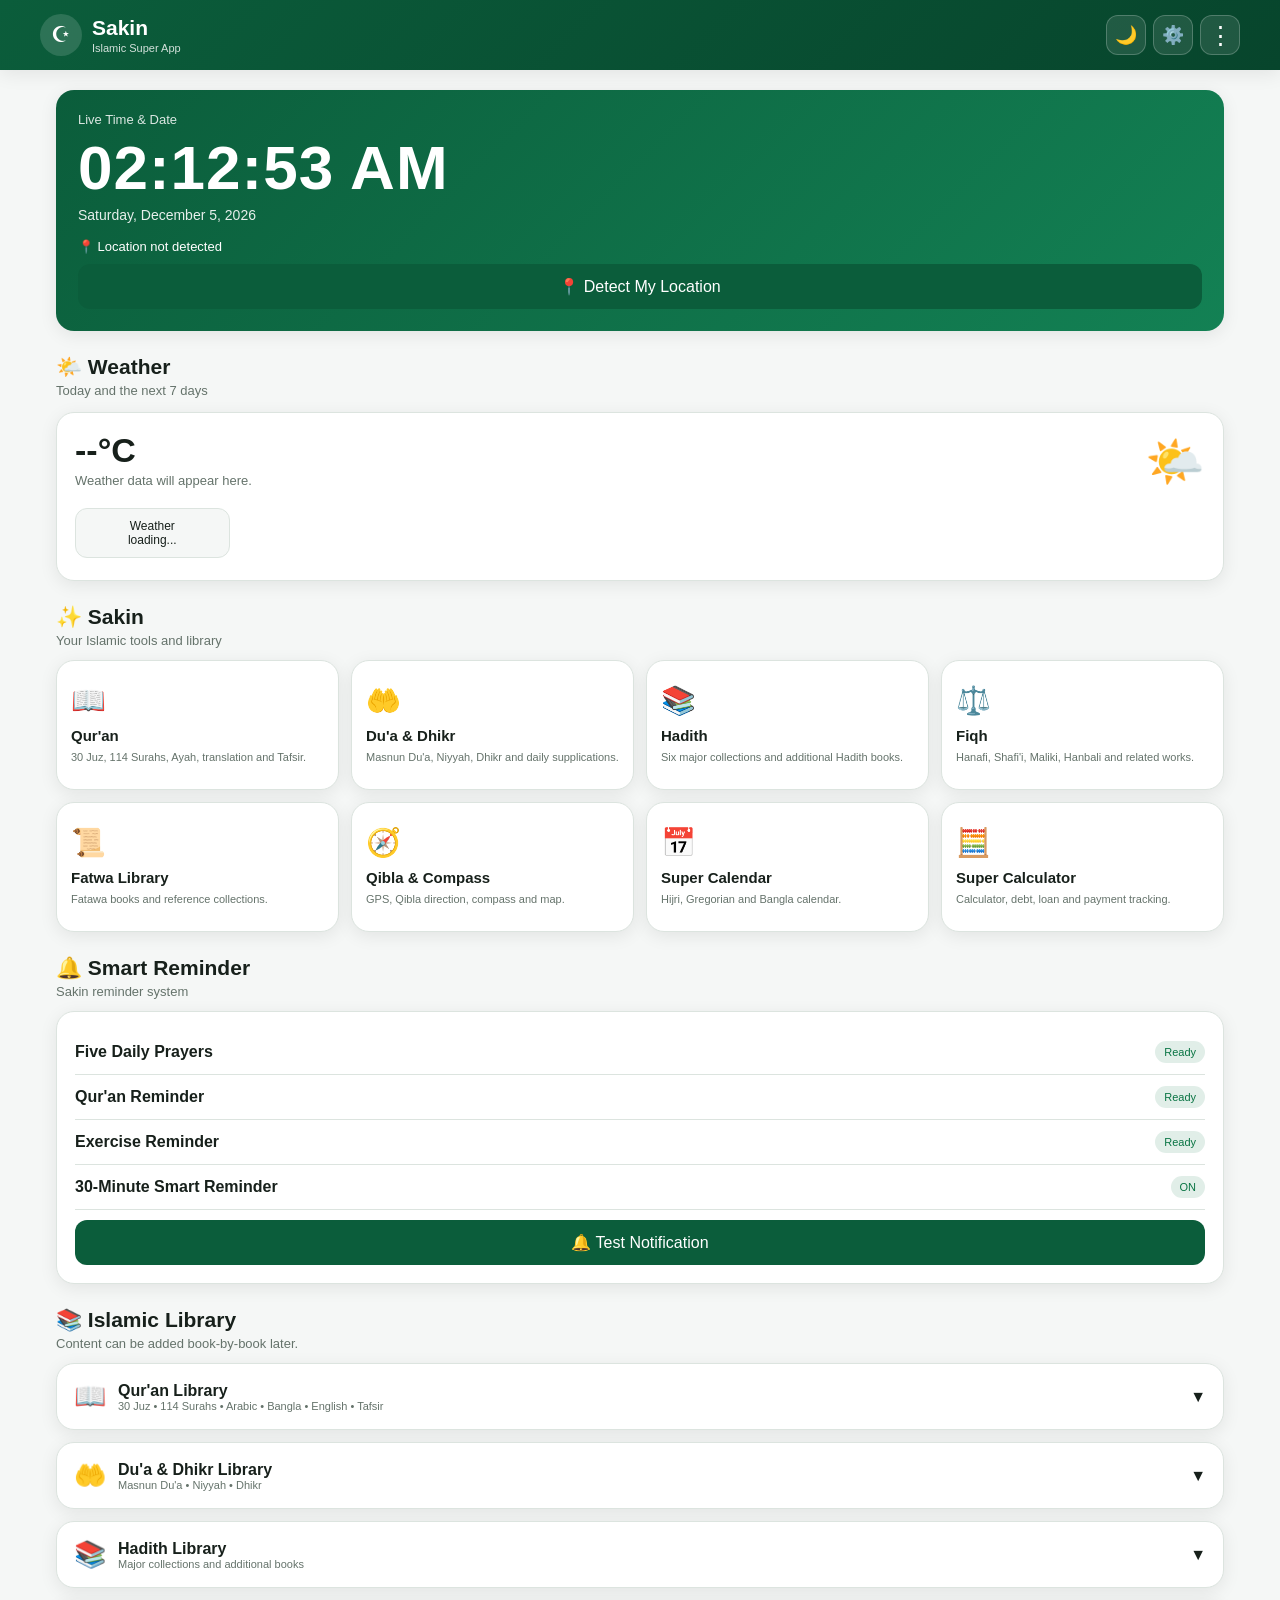
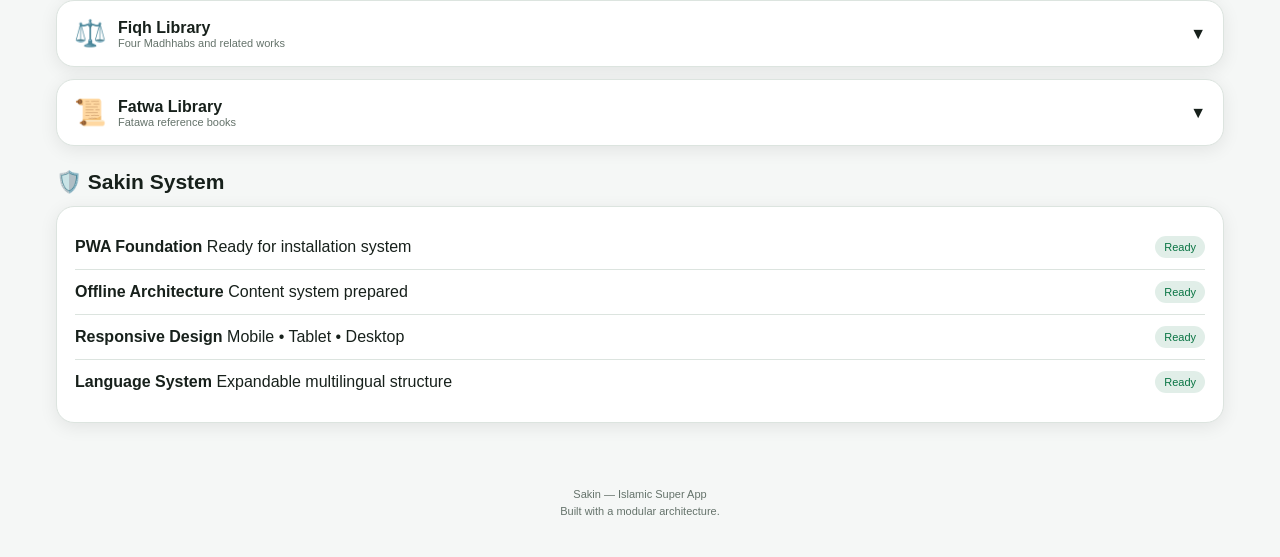
<file: index.html>
<!DOCTYPE html>
<html lang="en">
<head>
  <meta charset="UTF-8">

  <meta
    name="viewport"
    content="width=device-width, initial-scale=1.0, viewport-fit=cover"
  >

  <meta
    name="theme-color"
    content="#0b5d3b"
  >

  <meta
    name="description"
    content="Sakin - Islamic Super App"
  >

  <link rel="manifest" href="manifest.webmanifest">

  <title>Sakin - Islamic Super App</title>

  <style>
    /* =====================================================
       SAKIN MASTER DESIGN SYSTEM
       ===================================================== */

    :root {
      --primary: #0b5d3b;
      --primary-dark: #07452c;
      --secondary: #d4af37;

      --bg: #f5f7f6;
      --card: #ffffff;
      --text: #17201b;
      --muted: #65736b;
      --border: #dce4df;

      --danger: #b42318;
      --success: #087443;

      --shadow:
        0 4px 18px rgba(0, 0, 0, 0.08);

      --radius: 18px;
    }

    * {
      box-sizing: border-box;
      margin: 0;
      padding: 0;
    }

    html {
      scroll-behavior: smooth;
    }

    body {
      font-family:
        Arial,
        Helvetica,
        sans-serif;

      background: var(--bg);
      color: var(--text);

      min-height: 100vh;

      transition:
        background 0.25s ease,
        color 0.25s ease;
    }

    button,
    select,
    input {
      font: inherit;
    }

    button {
      cursor: pointer;
    }

    /* =====================================================
       DARK MODE
       ===================================================== */

    body.dark-mode {
      --bg: #101614;
      --card: #18211d;
      --text: #f1f5f2;
      --muted: #aab8b0;
      --border: #2b3932;

      --shadow:
        0 4px 18px rgba(0, 0, 0, 0.30);
    }

    /* =====================================================
       NIGHT MODE
       ===================================================== */

    body.night-mode {
      --bg: #05070b;
      --card: #0d1219;
      --text: #dfe7ef;
      --muted: #8e9aa7;
      --border: #202a35;

      --shadow:
        0 4px 18px rgba(0, 0, 0, 0.45);
    }

    /* =====================================================
       HEADER
       ===================================================== */

    .top-header {
      position: sticky;
      top: 0;
      z-index: 1000;

      background:
        linear-gradient(
          135deg,
          var(--primary),
          var(--primary-dark)
        );

      color: white;

      padding:
        14px
        max(14px, env(safe-area-inset-right))
        14px
        max(14px, env(safe-area-inset-left));

      box-shadow: var(--shadow);
    }

    .header-inner {
      max-width: 1200px;
      margin: auto;

      display: flex;
      align-items: center;
      justify-content: space-between;

      gap: 12px;
    }

    .brand {
      display: flex;
      align-items: center;
      gap: 10px;
    }

    .brand-icon {
      width: 42px;
      height: 42px;

      display: grid;
      place-items: center;

      border-radius: 50%;

      background: rgba(255,255,255,0.14);

      font-size: 22px;
    }

    .brand-text h1 {
      font-size: 21px;
      line-height: 1.1;
    }

    .brand-text p {
      font-size: 11px;
      opacity: 0.82;
      margin-top: 3px;
    }

    .header-actions {
      display: flex;
      align-items: center;
      gap: 7px;
    }

    .icon-button {
      width: 40px;
      height: 40px;

      border: 1px solid rgba(255,255,255,0.22);
      border-radius: 12px;

      background: rgba(255,255,255,0.10);
      color: white;

      font-size: 18px;
    }

    /* =====================================================
       THREE DOT MENU
       ===================================================== */

    .three-dot-wrapper {
      position: relative;
      z-index: 3000;
    }

    .three-dot-button {
      width: 40px;
      height: 40px;

      border: 1px solid rgba(255,255,255,0.22);
      border-radius: 12px;

      background: rgba(255,255,255,0.10);
      color: white;

      font-size: 25px;
      line-height: 1;
    }

    .three-dot-menu {
      display: none;

      position: absolute;

      top: 48px;
      right: 0;

      width: 245px;
      max-height: 75vh;

      overflow-y: auto;

      background: var(--card);
      color: var(--text);

      border: 1px solid var(--border);

      border-radius: 16px;

      box-shadow:
        0 10px 30px rgba(0,0,0,0.25);

      padding: 8px;
    }

    .three-dot-menu.open {
      display: block;
    }

    .menu-item {
      width: 100%;

      border: 0;

      background: transparent;
      color: inherit;

      text-align: left;

      padding: 13px 12px;

      border-radius: 10px;

      font-size: 14px;
    }

    .menu-item:hover {
      background: rgba(0,0,0,0.07);
    }

    body.dark-mode .menu-item:hover,
    body.night-mode .menu-item:hover {
      background: rgba(255,255,255,0.07);
    }

    /* =====================================================
       MAIN
       ===================================================== */

    main {
      width: 100%;
      max-width: 1200px;

      margin: auto;

      padding:
        16px
        max(16px, env(safe-area-inset-right))
        40px
        max(16px, env(safe-area-inset-left));
    }

    .section-title {
      margin: 24px 0 12px;
    }

    .section-title h2 {
      font-size: 21px;
    }

    .section-title p {
      color: var(--muted);
      font-size: 13px;
      margin-top: 4px;
    }

    /* =====================================================
       HOME STATUS
       ===================================================== */

    .hero {
      margin-top: 4px;

      background:
        linear-gradient(
          135deg,
          var(--primary),
          #138154
        );

      color: white;

      border-radius: var(--radius);

      padding: 22px;

      box-shadow: var(--shadow);
    }

    .hero-label {
      font-size: 13px;
      opacity: 0.85;
    }

    .live-time {
      font-size: clamp(34px, 8vw, 62px);
      font-weight: 700;

      margin-top: 5px;

      letter-spacing: 1px;
    }

    .live-date {
      font-size: 14px;
      opacity: 0.9;
      margin-top: 4px;
    }

    .location-status {
      margin-top: 16px;

      display: flex;
      align-items: center;
      gap: 8px;

      font-size: 13px;
    }

    /* =====================================================
       WEATHER
       ===================================================== */

    .weather-card {
      margin-top: 14px;
      padding: 18px;

      background: var(--card);
      border: 1px solid var(--border);

      border-radius: var(--radius);

      box-shadow: var(--shadow);
    }

    .weather-main {
      display: flex;
      align-items: center;
      justify-content: space-between;

      gap: 15px;
    }

    .weather-temperature {
      font-size: 34px;
      font-weight: 700;
    }

    .weather-info {
      color: var(--muted);
      font-size: 13px;
      line-height: 1.7;
    }

    .weather-forecast {
      display: grid;

      grid-template-columns:
        repeat(7, minmax(80px, 1fr));

      gap: 8px;

      overflow-x: auto;

      margin-top: 16px;
      padding-bottom: 4px;
    }

    .forecast-day {
      min-width: 80px;

      padding: 10px;

      background: var(--bg);

      border: 1px solid var(--border);

      border-radius: 12px;

      text-align: center;

      font-size: 12px;
    }

    .forecast-icon {
      font-size: 23px;
      margin: 7px 0;
    }

    /* =====================================================
       QUICK ACCESS
       ===================================================== */

    .module-grid {
      display: grid;

      grid-template-columns:
        repeat(auto-fit, minmax(145px, 1fr));

      gap: 12px;
    }

    .module-card {
      border: 1px solid var(--border);

      background: var(--card);

      color: var(--text);

      border-radius: var(--radius);

      padding: 18px 14px;

      min-height: 130px;

      text-align: left;

      box-shadow: var(--shadow);

      transition:
        transform 0.15s ease,
        border-color 0.15s ease;
    }

    .module-card:active {
      transform: scale(0.98);
    }

    .module-icon {
      font-size: 28px;
      margin-bottom: 10px;
    }

    .module-card h3 {
      font-size: 15px;
    }

    .module-card p {
      color: var(--muted);
      font-size: 11px;
      line-height: 1.5;
      margin-top: 5px;
    }

    /* =====================================================
       CONTENT LIBRARY
       ===================================================== */

    .library-card {
      background: var(--card);

      border: 1px solid var(--border);

      border-radius: var(--radius);

      margin-bottom: 12px;

      overflow: hidden;

      box-shadow: var(--shadow);
    }

    .library-header {
      width: 100%;

      border: 0;

      background: transparent;
      color: var(--text);

      padding: 17px;

      display: flex;
      align-items: center;
      justify-content: space-between;

      text-align: left;
    }

    .library-title {
      display: flex;
      align-items: center;
      gap: 12px;
    }

    .library-icon {
      font-size: 26px;
    }

    .library-body {
      display: none;

      padding:
        0
        17px
        17px;
    }

    .library-body.open {
      display: block;
    }

    .book-list {
      display: grid;
      gap: 8px;
    }

    .book-item {
      padding: 13px;

      border-radius: 12px;

      background: var(--bg);

      border: 1px solid var(--border);

      font-size: 13px;
    }

    .book-item small {
      display: block;

      color: var(--muted);

      margin-top: 4px;
    }

    /* =====================================================
       REMINDER
       ===================================================== */

    .reminder-box {
      padding: 18px;

      background: var(--card);

      border:
        1px solid
        var(--border);

      border-radius: var(--radius);

      box-shadow: var(--shadow);
    }

    .reminder-row {
      display: flex;
      align-items: center;
      justify-content: space-between;

      padding: 11px 0;

      border-bottom:
        1px solid
        var(--border);
    }

    .reminder-row:last-child {
      border-bottom: 0;
    }

    .status-badge {
      padding: 5px 9px;

      border-radius: 20px;

      background:
        rgba(8,116,67,0.12);

      color: var(--success);

      font-size: 11px;
    }

    /* =====================================================
       BUTTONS
       ===================================================== */

    .primary-button {
      width: 100%;

      border: 0;

      border-radius: 12px;

      background: var(--primary);
      color: white;

      padding: 13px 16px;

      margin-top: 10px;
    }

    .secondary-button {
      border: 1px solid var(--border);

      border-radius: 12px;

      background: var(--card);
      color: var(--text);

      padding: 11px 14px;
    }

    /* =====================================================
       SETTINGS PANEL
       ===================================================== */

    .settings-panel {
      position: fixed;

      inset: 0;

      z-index: 2000;

      background:
        rgba(0,0,0,0.55);

      display: none;

      align-items: flex-end;
      justify-content: center;
    }

    .settings-panel.open {
      display: flex;
    }

    .settings-sheet {
      width: 100%;
      max-width: 650px;

      max-height: 90vh;

      overflow-y: auto;

      background: var(--card);

      color: var(--text);

      border-radius:
        24px
        24px
        0
        0;

      padding: 20px;
    }

    .settings-top {
      display: flex;
      align-items: center;
      justify-content: space-between;

      margin-bottom: 16px;
    }

    .setting-row {
      display: flex;

      align-items: center;
      justify-content: space-between;

      gap: 15px;

      padding: 15px 0;

      border-bottom:
        1px solid
        var(--border);
    }

    .setting-row strong {
      display: block;
      font-size: 14px;
    }

    .setting-row span {
      display: block;

      color: var(--muted);

      font-size: 11px;

      margin-top: 4px;
    }

    select {
      max-width: 160px;

      padding: 9px;

      border:
        1px solid
        var(--border);

      border-radius: 10px;

      background: var(--card);
      color: var(--text);
    }

    /* =====================================================
       MODAL
       ===================================================== */

    .modal {
      position: fixed;

      inset: 0;

      z-index: 2500;

      background:
        rgba(0,0,0,0.55);

      display: none;

      align-items: center;
      justify-content: center;

      padding: 18px;
    }

    .modal.open {
      display: flex;
    }

    .modal-box {
      width: 100%;
      max-width: 600px;

      max-height: 90vh;

      overflow-y: auto;

      background: var(--card);

      color: var(--text);

      border-radius: 20px;

      padding: 20px;
    }

    /* =====================================================
       FOOTER
       ===================================================== */

    footer {
      text-align: center;

      color: var(--muted);

      font-size: 11px;

      padding: 25px 10px 40px;
    }

    /* =====================================================
       RESPONSIVE
       ===================================================== */

    @media (max-width: 600px) {

      main {
        padding-top: 12px;
      }

      .module-grid {
        grid-template-columns:
          repeat(2, minmax(0, 1fr));
      }

      .weather-forecast {
        grid-template-columns:
          repeat(7, 80px);
      }

      .three-dot-menu {
        position: fixed;
        top: 66px;
        right: 10px;
        width: min(245px, calc(100vw - 20px));
      }
    }

    @media (min-width: 900px) {

      .module-grid {
        grid-template-columns:
          repeat(4, 1fr);
      }

      .settings-panel {
        align-items: center;
      }

      .settings-sheet {
        border-radius: 22px;
      }
    }
  </style>
</head>

<body>

  <!-- =====================================================
       SAKIN HEADER
       ===================================================== -->

  <header class="top-header">

    <div class="header-inner">

      <div class="brand">

        <div class="brand-icon">
          ☪
        </div>

        <div class="brand-text">
          <h1>Sakin</h1>
          <p>Islamic Super App</p>
        </div>

      </div>

      <div class="header-actions">

        <button
          class="icon-button"
          type="button"
          onclick="toggleDarkMode()"
          aria-label="Dark mode"
        >
          🌙
        </button>

        <button
          class="icon-button"
          type="button"
          onclick="openSettings()"
          aria-label="Settings"
        >
          ⚙️
        </button>

        <!-- THREE DOT MENU -->

        <div class="three-dot-wrapper">

          <button
            class="three-dot-button"
            type="button"
            onclick="toggleThreeDotMenu()"
            aria-label="Sakin menu"
            aria-expanded="false"
          >
            ⋮
          </button>

          <div
            id="three-dot-menu"
            class="three-dot-menu"
          >

            <button
              class="menu-item"
              onclick="goHome()"
            >
              🏠 Home
            </button>

            <button
              class="menu-item"
              onclick="addToHomeScreen()"
            >
              ➕ Add to Home Screen
            </button>

            <button
              class="menu-item"
              onclick="openSettings(); closeThreeDotMenu()"
            >
              ⚙️ Settings
            </button>

            <button
              class="menu-item"
              onclick="toggleDarkMode(); closeThreeDotMenu()"
            >
              🌙 Dark Mode
            </button>

            <button
              class="menu-item"
              onclick="toggleNightMode()"
            >
              🌃 Night Mode
            </button>

            <button
              class="menu-item"
              onclick="requestNotificationPermission(); closeThreeDotMenu()"
            >
              🔔 Notifications
            </button>

            <button
              class="menu-item"
              onclick="requestLocation(); closeThreeDotMenu()"
            >
              📍 Location
            </button>

            <button
              class="menu-item"
              onclick="openLanguageModal()"
            >
              🌐 Language
            </button>

            <button
              class="menu-item"
              onclick="installSakin()"
            >
              📲 Install Sakin
            </button>

            <button
              class="menu-item"
              onclick="openPrivacyModal()"
            >
              🛡️ Privacy & Security
            </button>

            <button
              class="menu-item"
              onclick="openAboutModal()"
            >
              ℹ️ About Sakin
            </button>

          </div>

        </div>

      </div>

    </div>

  </header>


  <!-- =====================================================
       MAIN HOME
       ===================================================== -->

  <main id="home">

    <!-- LIVE TIME -->

    <section class="hero">

      <div class="hero-label">
        Live Time & Date
      </div>

      <div
        id="live-time"
        class="live-time"
      >
        --:--:--
      </div>

      <div
        id="live-date"
        class="live-date"
      >
        Loading date...
      </div>

      <div
        id="location-status"
        class="location-status"
      >
        📍 Location not detected
      </div>

      <button
        class="primary-button"
        type="button"
        onclick="requestLocation()"
      >
        📍 Detect My Location
      </button>

    </section>


    <!-- ===================================================
         WEATHER
         =================================================== -->

    <div class="section-title">

      <h2>🌤️ Weather</h2>

      <p>
        Today and the next 7 days
      </p>

    </div>

    <section class="weather-card">

      <div class="weather-main">

        <div>

          <div
            id="weather-temperature"
            class="weather-temperature"
          >
            --°C
          </div>

          <div
            id="weather-condition"
            class="weather-info"
          >
            Weather data will appear here.
          </div>

        </div>

        <div
          id="weather-icon"
          style="font-size:48px;"
        >
          🌤️
        </div>

      </div>

      <div
        id="weather-forecast"
        class="weather-forecast"
      >

        <div class="forecast-day">
          Weather<br>loading...
        </div>

      </div>

    </section>


    <!-- ===================================================
         QUICK ACCESS
         =================================================== -->

    <div class="section-title">

      <h2>✨ Sakin</h2>

      <p>
        Your Islamic tools and library
      </p>

    </div>

    <section class="module-grid">

      <button
        class="module-card"
        onclick="openModule('quran')"
      >
        <div class="module-icon">📖</div>
        <h3>Qur'an</h3>
        <p>
          30 Juz, 114 Surahs, Ayah,
          translation and Tafsir.
        </p>
      </button>


      <button
        class="module-card"
        onclick="openModule('dua')"
      >
        <div class="module-icon">🤲</div>
        <h3>Du'a & Dhikr</h3>
        <p>
          Masnun Du'a, Niyyah,
          Dhikr and daily supplications.
        </p>
      </button>


      <button
        class="module-card"
        onclick="openModule('hadith')"
      >
        <div class="module-icon">📚</div>
        <h3>Hadith</h3>
        <p>
          Six major collections and
          additional Hadith books.
        </p>
      </button>


      <button
        class="module-card"
        onclick="openModule('fiqh')"
      >
        <div class="module-icon">⚖️</div>
        <h3>Fiqh</h3>
        <p>
          Hanafi, Shafi'i, Maliki,
          Hanbali and related works.
        </p>
      </button>


      <button
        class="module-card"
        onclick="openModule('fatwa')"
      >
        <div class="module-icon">📜</div>
        <h3>Fatwa Library</h3>
        <p>
          Fatawa books and reference
          collections.
        </p>
      </button>


      <button
        class="module-card"
        onclick="openModule('qibla')"
      >
        <div class="module-icon">🧭</div>
        <h3>Qibla & Compass</h3>
        <p>
          GPS, Qibla direction,
          compass and map.
        </p>
      </button>


      <button
        class="module-card"
        onclick="openModule('calendar')"
      >
        <div class="module-icon">📅</div>
        <h3>Super Calendar</h3>
        <p>
          Hijri, Gregorian and
          Bangla calendar.
        </p>
      </button>


      <button
        class="module-card"
        onclick="openModule('calculator')"
      >
        <div class="module-icon">🧮</div>
        <h3>Super Calculator</h3>
        <p>
          Calculator, debt,
          loan and payment tracking.
        </p>
      </button>

    </section>


    <!-- ===================================================
         SMART REMINDER
         =================================================== -->

    <div class="section-title">

      <h2>🔔 Smart Reminder</h2>

      <p>
        Sakin reminder system
      </p>

    </div>

    <section class="reminder-box">

      <div class="reminder-row">

        <div>
          <strong>Five Daily Prayers</strong>
        </div>

        <span class="status-badge">
          Ready
        </span>

      </div>


      <div class="reminder-row">

        <div>
          <strong>Qur'an Reminder</strong>
        </div>

        <span class="status-badge">
          Ready
        </span>

      </div>


      <div class="reminder-row">

        <div>
          <strong>Exercise Reminder</strong>
        </div>

        <span class="status-badge">
          Ready
        </span>

      </div>


      <div class="reminder-row">

        <div>
          <strong>30-Minute Smart Reminder</strong>
        </div>

        <span
          id="reminder-status"
          class="status-badge"
        >
          ON
        </span>

      </div>


      <button
        class="primary-button"
        onclick="testNotification()"
      >
        🔔 Test Notification
      </button>

    </section>


    <!-- ===================================================
         ISLAMIC LIBRARY
         =================================================== -->

    <div class="section-title">

      <h2>📚 Islamic Library</h2>

      <p>
        Content can be added book-by-book later.
      </p>

    </div>


    <!-- QURAN -->

    <section class="library-card">

      <button
  class="library-header"
  onclick="toggleLibrary('quran-library')"
>
  <div class="library-title">
    <div class="library-icon">📖</div>

    <div>
      <strong>Qur'an Library</strong>
      <div style="font-size:11px;color:var(--muted);">
        30 Juz • 114 Surahs • Arabic • Bangla • English • Tafsir
      </div>
    </div>
  </div>

  <span>▼</span>
</button>

<div
  id="quran-library"
  class="library-body"
>
  <div class="book-list">

    <button
      class="book-item"
      type="button"
      onclick="openQuranSection('juz')"
    >
      📚 30 Juz
      <small>Read the Qur'an by Juz</small>
    </button>

    <button
      class="book-item"
      type="button"
      onclick="openQuranSection('surah')"
    >
      📖 114 Surahs
      <small>Read the Qur'an by Surah</small>
    </button>

    <button
      class="book-item"
      type="button"
      onclick="openQuranSection('languages')"
    >
      🌐 Arabic • Bangla • English
      <small>Choose reading and translation options</small>
    </button>

    <button
      class="book-item"
      type="button"
      onclick="openQuranSection('tafsir')"
    >
      📚 Tafsir Library
      <small>Explore Qur'an Tafsir</small>
    </button>

  </div>
</div>

      </div>

    </section>


    <!-- DU'A -->

    <section class="library-card">

      <button
        class="library-header"
        onclick="toggleLibrary('dua-library')"
      >

        <div class="library-title">

          <div class="library-icon">
            🤲
          </div>

          <div>
            <strong>Du'a & Dhikr Library</strong>
            <div style="font-size:11px;color:var(--muted);">
              Masnun Du'a • Niyyah • Dhikr
            </div>
          </div>

        </div>

        <span>▼</span>

      </button>


      <div
        id="dua-library"
        class="library-body"
      >

        <div class="book-list">

          <div class="book-item">
            Masnun Du'a
          </div>

          <div class="book-item">
            Five Daily Prayer Niyyah
          </div>

          <div class="book-item">
            Tahajjud
          </div>

          <div class="book-item">
            Jumu'ah & Eid
          </div>

          <div class="book-item">
            Ayatul Kursi
          </div>

          <div class="book-item">
            Sayyidul Istighfar
          </div>

          <div class="book-item">
            Surah Al-Hashr — Last Three Ayahs
          </div>

        </div>

      </div>

    </section>


    <!-- HADITH -->

    <section class="library-card">

      <button
        class="library-header"
        onclick="toggleLibrary('hadith-library')"
      >

        <div class="library-title">

          <div class="library-icon">
            📚
          </div>

          <div>
            <strong>Hadith Library</strong>
            <div style="font-size:11px;color:var(--muted);">
              Major collections and additional books
            </div>
          </div>

        </div>

        <span>▼</span>

      </button>


      <div
        id="hadith-library"
        class="library-body"
      >

        <div class="book-list">

          <div class="book-item">
            Sahih al-Bukhari
          </div>

          <div class="book-item">
            Sahih Muslim
          </div>

          <div class="book-item">
            Sunan Abi Dawud
          </div>

          <div class="book-item">
            Jami' at-Tirmidhi
          </div>

          <div class="book-item">
            Sunan an-Nasa'i
          </div>

          <div class="book-item">
            Sunan Ibn Majah
          </div>

          <div class="book-item">
            Muwatta Imam Malik
          </div>

          <div class="book-item">
            + Add More Hadith Books
          </div>

        </div>

      </div>

    </section>


    <!-- FIQH -->

    <section class="library-card">

      <button
        class="library-header"
        onclick="toggleLibrary('fiqh-library')"
      >

        <div class="library-title">

          <div class="library-icon">
            ⚖️
          </div>

          <div>
            <strong>Fiqh Library</strong>
            <div style="font-size:11px;color:var(--muted);">
              Four Madhhabs and related works
            </div>
          </div>

        </div>

        <span>▼</span>

      </button>


      <div
        id="fiqh-library"
        class="library-body"
      >

        <div class="book-list">

          <div class="book-item">
            Hanafi Fiqh
          </div>

          <div class="book-item">
            Shafi'i Fiqh
          </div>

          <div class="book-item">
            Maliki Fiqh
          </div>

          <div class="book-item">
            Hanbali Fiqh
          </div>

          <div class="book-item">
            Four Imams — Reference Library
          </div>

          <div class="book-item">
            + Add Fiqh Books
          </div>

        </div>

      </div>

    </section>


    <!-- FATWA -->

    <section class="library-card">

      <button
        class="library-header"
        onclick="toggleLibrary('fatwa-library')"
      >

        <div class="library-title">

          <div class="library-icon">
            📜
          </div>

          <div>
            <strong>Fatwa Library</strong>
            <div style="font-size:11px;color:var(--muted);">
              Fatawa reference books
            </div>
          </div>

        </div>

        <span>▼</span>

      </button>


      <div
        id="fatwa-library"
        class="library-body"
      >

        <div class="book-list">

          <div class="book-item">
            Fatawa Shami
          </div>

          <div class="book-item">
            Fatawa Alamgiri
          </div>

          <div class="book-item">
            Other Fatawa Collections
          </div>

          <div class="book-item">
            + Add More Fatwa Books
          </div>

        </div>

      </div>

    </section>


    <!-- ===================================================
         SYSTEM STATUS
         =================================================== -->

    <div class="section-title">

      <h2>🛡️ Sakin System</h2>

    </div>

    <section class="reminder-box">

      <div class="reminder-row">

        <div>
          <strong>PWA Foundation</strong>
          <span>Ready for installation system</span>
        </div>

        <span class="status-badge">
          Ready
        </span>

      </div>


      <div class="reminder-row">

        <div>
          <strong>Offline Architecture</strong>
          <span>Content system prepared</span>
        </div>

        <span class="status-badge">
          Ready
        </span>

      </div>


      <div class="reminder-row">

        <div>
          <strong>Responsive Design</strong>
          <span>Mobile • Tablet • Desktop</span>
        </div>

        <span class="status-badge">
          Ready
        </span>

      </div>


      <div class="reminder-row">

        <div>
          <strong>Language System</strong>
          <span>Expandable multilingual structure</span>
        </div>

        <span class="status-badge">
          Ready
        </span>

      </div>

    </section>

  </main>


  <!-- =====================================================
       FOOTER
       ===================================================== -->

  <footer>
    <div>
      Sakin — Islamic Super App
    </div>

    <div style="margin-top:5px;">
      Built with a modular architecture.
    </div>
  </footer>


  <!-- =====================================================
       SETTINGS PANEL
       ===================================================== -->

  <div
    id="settings-panel"
    class="settings-panel"
    onclick="closeSettingsOutside(event)"
  >

    <div
      class="settings-sheet"
      onclick="event.stopPropagation()"
    >

      <div class="settings-top">

        <h2>⚙️ Settings</h2>

        <button
          class="secondary-button"
          onclick="closeSettings()"
        >
          ✕
        </button>

      </div>


      <div class="setting-row">

        <div>
          <strong>🌙 Dark Mode</strong>
          <span>
            Change Sakin appearance
          </span>
        </div>

        <button
          class="secondary-button"
          onclick="toggleDarkMode()"
        >
          Toggle
        </button>

      </div>


      <div class="setting-row">

        <div>
          <strong>🌃 Night Mode</strong>
          <span>
            Change Sakin night appearance
          </span>
        </div>

        <button
          class="secondary-button"
          onclick="toggleNightMode()"
        >
          Toggle
        </button>

      </div>


      <div class="setting-row">

        <div>
          <strong>🔔 Smart Reminder</strong>
          <span>
            Enable or disable reminder system
          </span>
        </div>

        <button
          id="reminder-toggle"
          class="secondary-button"
          onclick="toggleReminder()"
        >
          ON
        </button>

      </div>


      <div class="setting-row">

        <div>
          <strong>🌐 Language</strong>
          <span>
            Default language: English
          </span>
        </div>

        <select
          id="language-select"
          onchange="changeLanguage(this.value)"
        >

          <option value="en">
            English
          </option>

          <option value="bn">
            বাংলা
          </option>

          <option value="ar">
            العربية
          </option>

          <option value="ur">
            اردو
          </option>

          <option value="tr">
            Türkçe
          </option>

          <option value="id">
            Indonesian
          </option>

          <option value="ms">
            Malay
          </option>

          <option value="fa">
            فارسی
          </option>

        </select>

      </div>


      <div class="setting-row">

        <div>
          <strong>📍 Location</strong>
          <span id="settings-location">
            Location not detected
          </span>
        </div>

        <button
          class="secondary-button"
          onclick="requestLocation()"
        >
          Detect
        </button>

      </div>


      <div class="setting-row">

        <div>
          <strong>🔔 Notification Permission</strong>
          <span>
            Browser notification permission
          </span>
        </div>

        <button
          class="secondary-button"
          onclick="requestNotificationPermission()"
        >
          Allow
        </button>

      </div>


      <div style="margin-top:18px;">

        <button
          class="primary-button"
          onclick="closeSettings()"
        >
          Done
        </button>

      </div>

    </div>

  </div>


  <!-- =====================================================
       GENERAL MODULE MODAL
       ===================================================== -->

  <div
    id="module-modal"
    class="modal"
    onclick="closeModuleOutside(event)"
  >

    <div
      class="modal-box"
      onclick="event.stopPropagation()"
    >

      <div
        style="
          display:flex;
          align-items:center;
          justify-content:space-between;
          gap:10px;
        "
      >

        <h2 id="module-title">
          Sakin Module
        </h2>

        <button
          class="secondary-button"
          onclick="closeModule()"
        >
          ✕
        </button>

      </div>


      <div
        id="module-content"
        style="margin-top:16px;"
      >
      </div>

    </div>

  </div>


  <!-- =====================================================
       INFORMATION MODAL
       ===================================================== -->

  <div
    id="info-modal"
    class="modal"
    onclick="closeInfoModalOutside(event)"
  >

    <div
      class="modal-box"
      onclick="event.stopPropagation()"
    >

      <div
        style="
          display:flex;
          align-items:center;
          justify-content:space-between;
          gap:10px;
        "
      >

        <h2 id="info-modal-title">
          Sakin
        </h2>

        <button
          class="secondary-button"
          onclick="closeInfoModal()"
        >
          ✕
        </button>

      </div>


      <div
        id="info-modal-content"
        style="margin-top:16px;line-height:1.7;"
      >
      </div>

    </div>

  </div>


  <!-- =====================================================
       JAVASCRIPT
       ===================================================== -->

  <script>

    /* =====================================================
       SAKIN GLOBAL STATE
       ===================================================== */

    const SAKIN = {

      language:
        localStorage.getItem("sakinLanguage")
        || "en",

      darkMode:
        localStorage.getItem("sakinDarkMode")
        === "true",

      nightMode:
        localStorage.getItem("sakinNightMode")
        === "true",

      reminder:
        localStorage.getItem("sakinReminder")
        !== "false",

      latitude:
        localStorage.getItem("sakinLatitude"),

      longitude:
        localStorage.getItem("sakinLongitude")

    };


    /* =====================================================
       PWA INSTALLATION
       ===================================================== */

    let deferredInstallPrompt = null;


    window.addEventListener(
      "beforeinstallprompt",
      function(event) {

        event.preventDefault();

        deferredInstallPrompt = event;

      }
    );


    window.addEventListener(
      "appinstalled",
      function() {

        deferredInstallPrompt = null;

        alert(
          "Sakin has been installed successfully."
        );

      }
    );


    async function addToHomeScreen() {

      closeThreeDotMenu();


      if (!deferredInstallPrompt) {

        alert(
          "The Home Screen installation prompt is not available yet on this browser. If Sakin is already installable, use the browser's install option."
        );

        return;

      }


      deferredInstallPrompt.prompt();


      try {

        await deferredInstallPrompt.userChoice;

      }

      catch (error) {

        console.log(
          "Sakin installation:",
          error
        );

      }


      deferredInstallPrompt = null;

    }


    async function installSakin() {

      await addToHomeScreen();

    }


    /* =====================================================
       THREE DOT MENU
       ===================================================== */

    function toggleThreeDotMenu() {

      const menu =
        document.getElementById(
          "three-dot-menu"
        );

      const button =
        document.querySelector(
          ".three-dot-button"
        );


      if (!menu) {
        return;
      }


      const isOpen =
        menu.classList.toggle(
          "open"
        );


      if (button) {

        button.setAttribute(
          "aria-expanded",
          isOpen
            ? "true"
            : "false"
        );

      }

    }


    function closeThreeDotMenu() {

      const menu =
        document.getElementById(
          "three-dot-menu"
        );

      const button =
        document.querySelector(
          ".three-dot-button"
        );


      if (menu) {

        menu.classList.remove(
          "open"
        );

      }


      if (button) {

        button.setAttribute(
          "aria-expanded",
          "false"
        );

      }

    }


    document.addEventListener(
      "click",
      function(event) {

        const wrapper =
          document.querySelector(
            ".three-dot-wrapper"
          );


        if (
          wrapper &&
          !wrapper.contains(
            event.target
          )
        ) {

          closeThreeDotMenu();

        }

      }
    );


    /* =====================================================
       HOME
       ===================================================== */

    function goHome() {

      closeThreeDotMenu();

      closeSettings();

      closeModule();

      closeInfoModal();


      window.scrollTo(
        {
          top: 0,
          behavior: "smooth"
        }
      );

    }


    /* =====================================================
       LIVE CLOCK
       ===================================================== */

    function updateLiveClock() {

      const now = new Date();

      const time =
        now.toLocaleTimeString(
          "en-US",
          {
            hour: "2-digit",
            minute: "2-digit",
            second: "2-digit"
          }
        );

      const date =
        now.toLocaleDateString(
          "en-US",
          {
            weekday: "long",
            year: "numeric",
            month: "long",
            day: "numeric"
          }
        );


      const timeElement =
        document.getElementById(
          "live-time"
        );

      const dateElement =
        document.getElementById(
          "live-date"
        );


      if (timeElement) {
        timeElement.textContent = time;
      }

      if (dateElement) {
        dateElement.textContent = date;
      }

    }


    updateLiveClock();

    setInterval(
      updateLiveClock,
      1000
    );


    /* =====================================================
       DARK MODE
       ===================================================== */

    function applyDarkMode() {

      document.body.classList.toggle(
        "dark-mode",
        SAKIN.darkMode
      );

    }


    function toggleDarkMode() {

      SAKIN.darkMode =
        !SAKIN.darkMode;


      localStorage.setItem(
        "sakinDarkMode",
        SAKIN.darkMode
      );


      applyDarkMode();

    }


    applyDarkMode();


    /* =====================================================
       NIGHT MODE
       ===================================================== */

    function applyNightMode() {

      document.body.classList.toggle(
        "night-mode",
        SAKIN.nightMode
      );

    }


    function toggleNightMode() {

      SAKIN.nightMode =
        !SAKIN.nightMode;


      localStorage.setItem(
        "sakinNightMode",
        SAKIN.nightMode
      );


      applyNightMode();

      closeThreeDotMenu();

    }


    applyNightMode();


    /* =====================================================
       SETTINGS
       ===================================================== */

    function openSettings() {

      closeThreeDotMenu();


      const panel =
        document.getElementById(
          "settings-panel"
        );


      if (panel) {

        panel.classList.add(
          "open"
        );

      }

    }


    function closeSettings() {

      const panel =
        document.getElementById(
          "settings-panel"
        );


      if (panel) {

        panel.classList.remove(
          "open"
        );

      }

    }


    function closeSettingsOutside(event) {

      if (
        event.target &&
        event.target.id ===
        "settings-panel"
      ) {

        closeSettings();

      }

    }


    /* =====================================================
       LOCATION
       ===================================================== */

    function requestLocation() {

      closeThreeDotMenu();


      if (
        !navigator.geolocation
      ) {

        updateLocationText(
          "Location is not supported."
        );

        return;

      }


      updateLocationText(
        "Detecting location..."
      );


      navigator.geolocation.getCurrentPosition(

        function(position) {

          SAKIN.latitude =
            position.coords.latitude;

          SAKIN.longitude =
            position.coords.longitude;


          localStorage.setItem(
            "sakinLatitude",
            SAKIN.latitude
          );

          localStorage.setItem(
            "sakinLongitude",
            SAKIN.longitude
          );


          updateLocationText(
            "Location detected successfully."
          );


          loadWeather();

        },

        function() {

          updateLocationText(
            "Location permission was not granted."
          );

        },

        {

          enableHighAccuracy: true,

          timeout: 10000,

          maximumAge: 3600000

        }

      );

    }


    function updateLocationText(message) {

      const home =
        document.getElementById(
          "location-status"
        );

      const settings =
        document.getElementById(
          "settings-location"
        );


      if (home) {

        home.textContent =
          "📍 " + message;

      }


      if (settings) {

        settings.textContent =
          message;

      }

    }


    /* =====================================================
       WEATHER FOUNDATION
       ===================================================== */

    async function loadWeather() {

      if (
        !SAKIN.latitude ||
        !SAKIN.longitude
      ) {

        const condition =
          document.getElementById(
            "weather-condition"
          );


        if (condition) {

          condition.textContent =
            "Allow location access to load local weather.";

        }


        return;

      }


      try {

        const url =
          "https://api.open-meteo.com/v1/forecast"
          + "?latitude="
          + encodeURIComponent(
              SAKIN.latitude
            )
          + "&longitude="
          + encodeURIComponent(
              SAKIN.longitude
            )
          + "&current=temperature_2m,weather_code"
          + "&daily=temperature_2m_max,temperature_2m_min,weather_code"
          + "&timezone=auto";


        const response =
          await fetch(url);


        if (!response.ok) {

          throw new Error(
            "Weather request failed."
          );

        }


        const data =
          await response.json();


        if (
          data.current &&
          data.current.temperature_2m
          !== undefined
        ) {

          document.getElementById(
            "weather-temperature"
          ).textContent =
            Math.round(
              data.current.temperature_2m
            )
            + "°C";

        }


        document.getElementById(
          "weather-condition"
        ).textContent =
          "Current local weather";


        const forecast =
          document.getElementById(
            "weather-forecast"
          );


        if (!forecast) {
          return;
        }


        forecast.innerHTML = "";


        if (
          data.daily &&
          data.daily.time
        ) {

          const days =
            Math.min(
              7,
              data.daily.time.length
            );


          for (
            let i = 0;
            i < days;
            i++
          ) {

            const day =
              new Date(
                data.daily.time[i]
              );


            const card =
              document.createElement(
                "div"
              );


            card.className =
              "forecast-day";


            card.innerHTML =

              "<strong>"
              +
              day.toLocaleDateString(
                "en-US",
                {
                  weekday: "short"
                }
              )
              +
              "</strong>"
              +

              "<div class='forecast-icon'>🌤️</div>"
              +

              "<div>"
              +
              Math.round(
                data.daily.temperature_2m_max[i]
              )
              +
              "° / "
              +
              Math.round(
                data.daily.temperature_2m_min[i]
              )
              +
              "°C"
              +
              "</div>";


            forecast.appendChild(
              card
            );

          }

        }

      }

      catch (error) {

        console.log(
          "Sakin weather error:",
          error
        );


        const condition =
          document.getElementById(
            "weather-condition"
          );


        if (condition) {

          condition.textContent =
            "Weather update is temporarily unavailable.";

        }

      }

    }


    /* =====================================================
       REMINDER
       ===================================================== */

    function toggleReminder() {

      SAKIN.reminder =
        !SAKIN.reminder;


      localStorage.setItem(
        "sakinReminder",
        SAKIN.reminder
      );


      const button =
        document.getElementById(
          "reminder-toggle"
        );

      const status =
        document.getElementById(
          "reminder-status"
        );


      if (button) {

        button.textContent =
          SAKIN.reminder
          ? "ON"
          : "OFF";

      }


      if (status) {

        status.textContent =
          SAKIN.reminder
          ? "ON"
          : "OFF";

      }

    }


    /* =====================================================
       NOTIFICATIONS
       ===================================================== */

    async function requestNotificationPermission() {

      closeThreeDotMenu();


      if (
        !("Notification" in window)
      ) {

        alert(
          "Notifications are not supported by this browser."
        );

        return;

      }


      try {

        const permission =
          await Notification.requestPermission();


        if (
          permission === "granted"
        ) {

          alert(
            "Sakin notification permission is enabled."
          );

        }

        else {

          alert(
            "Notification permission was not granted."
          );

        }

      }

      catch (error) {

        console.log(
          "Notification permission error:",
          error
        );

      }

    }


    async function testNotification() {

      if (
        !("Notification" in window)
      ) {

        alert(
          "Notifications are not supported."
        );

        return;

      }


      if (
        Notification.permission
        !== "granted"
      ) {

        const permission =
          await Notification.requestPermission();


        if (
          permission !== "granted"
        ) {

          return;

        }

      }


      new Notification(
        "Sakin Smart Reminder",
        {
          body:
            "Sakin notification system is working."
        }
      );

    }


    /* =====================================================
       LIBRARY ACCORDION
       ===================================================== */

    function toggleLibrary(id) {

      const element =
        document.getElementById(id);


      if (element) {

        element.classList.toggle(
          "open"
        );

      }

    }


    /* =====================================================
       MODULE SYSTEM
       ===================================================== */

    function openModule(module) {

      const modal =
        document.getElementById(
          "module-modal"
        );

      const title =
        document.getElementById(
          "module-title"
        );

      const content =
        document.getElementById(
          "module-content"
        );


      const modules = {

        quran: {

          title:
            "📖 Qur'an",

          content:
            `
            <p>
              Qur'an module foundation is ready.
            </p>

            <div class="book-list" style="margin-top:14px;">

              <div class="book-item">
                30 Juz
              </div>

              <div class="book-item">
                114 Surahs
              </div>

              <div class="book-item">
                Arabic • Bangla • English
              </div>

              <div class="book-item">
                Tafsir Library
              </div>

            </div>
            `

        },


        dua: {

          title:
            "🤲 Du'a & Dhikr",

          content:
            `
            <div class="book-list">

              <div class="book-item">
                Masnun Du'a
              </div>

              <div class="book-item">
                Five Daily Prayer Niyyah
              </div>

              <div class="book-item">
                Tahajjud
              </div>

              <div class="book-item">
                Jumu'ah & Eid
              </div>

              <div class="book-item">
                Ayatul Kursi
              </div>

              <div class="book-item">
                Sayyidul Istighfar
              </div>

            </div>
            `

        },


        hadith: {

          title:
            "📚 Hadith",

          content:
            `
            <div class="book-list">

              <div class="book-item">
                Sahih al-Bukhari
              </div>

              <div class="book-item">
                Sahih Muslim
              </div>

              <div class="book-item">
                Sunan Abi Dawud
              </div>

              <div class="book-item">
                Jami' at-Tirmidhi
              </div>

              <div class="book-item">
                Sunan an-Nasa'i
              </div>

              <div class="book-item">
                Sunan Ibn Majah
              </div>

              <div class="book-item">
                Muwatta Imam Malik
              </div>

            </div>
            `

        },


        fiqh: {

          title:
            "⚖️ Fiqh",

          content:
            `
            <div class="book-list">

              <div class="book-item">
                Hanafi
              </div>

              <div class="book-item">
                Shafi'i
              </div>

              <div class="book-item">
                Maliki
              </div>

              <div class="book-item">
                Hanbali
              </div>

              <div class="book-item">
                Four Imams Reference Library
              </div>

            </div>
            `

        },


        fatwa: {

          title:
            "📜 Fatwa Library",

          content:
            `
            <div class="book-list">

              <div class="book-item">
                Fatawa Shami
              </div>

              <div class="book-item">
                Fatawa Alamgiri
              </div>

              <div class="book-item">
                Additional Fatawa Books
              </div>

            </div>
            `

        },


        qibla: {

          title:
            "🧭 Qibla & Compass",

          content:
            `
            <p>
              Qibla and compass foundation is ready.
            </p>

            <p style="margin-top:10px;color:var(--muted);">
              GPS and device compass integration
              will be connected in the next module.
            </p>
            `

        },


        calendar: {

          title:
            "📅 Super Calendar",

          content:
            `
            <div class="book-list">

              <div class="book-item">
                Gregorian Calendar
              </div>

              <div class="book-item">
                Hijri Calendar
              </div>

              <div class="book-item">
                Bangla Calendar
              </div>

              <div class="book-item">
                Location-based Holidays
              </div>

            </div>
            `

        },


        calculator: {

          title:
            "🧮 Super Calculator",

          content:
            `
            <div class="book-list">

              <div class="book-item">
                Super Calculator
              </div>

              <div class="book-item">
                Loan Tracking
              </div>

              <div class="book-item">
                Debt / Due Tracking
              </div>

              <div class="book-item">
                Payment Reminder
              </div>

            </div>
            `

        }

      };


      const selected =
        modules[module];


      if (!selected) {
        return;
      }


      title.textContent =
        selected.title;


      content.innerHTML =
        selected.content;


      modal.classList.add(
        "open"
      );

    }


    function closeModule() {

      const modal =
        document.getElementById(
          "module-modal"
        );


      if (modal) {

        modal.classList.remove(
          "open"
        );

      }

    }


    function closeModuleOutside(event) {

      if (
        event.target &&
        event.target.id ===
        "module-modal"
      ) {

        closeModule();

      }

    }


    /* =====================================================
       INFORMATION MODALS
       ===================================================== */

    function openInfoModal(
      title,
      content
    ) {

      closeThreeDotMenu();


      const modal =
        document.getElementById(
          "info-modal"
        );

      const modalTitle =
        document.getElementById(
          "info-modal-title"
        );

      const modalContent =
        document.getElementById(
          "info-modal-content"
        );


      modalTitle.textContent =
        title;


      modalContent.innerHTML =
        content;


      modal.classList.add(
        "open"
      );

    }


    function closeInfoModal() {

      const modal =
        document.getElementById(
          "info-modal"
        );


      if (modal) {

        modal.classList.remove(
          "open"
        );

      }

    }


    function closeInfoModalOutside(event) {

      if (
        event.target &&
        event.target.id ===
        "info-modal"
      ) {

        closeInfoModal();

      }

    }


    function openLanguageModal() {

      openInfoModal(
        "🌐 Language",
        `
        <p>
          Choose your language from the Settings panel.
        </p>

        <button
          class="primary-button"
          onclick="closeInfoModal(); openSettings();"
        >
          Open Language Settings
        </button>
        `
      );

    }


    function openPrivacyModal() {

      openInfoModal(
        "🛡️ Privacy & Security",
        `
        <p>
          Sakin is designed with a modular privacy and
          security architecture.
        </p>

        <p style="margin-top:10px;">
          Location access and notification permission are
          requested through the browser and can be denied
          by the user.
        </p>

        <p style="margin-top:10px;">
          Sakin does not treat browser permissions as
          automatic permission to access information.
        </p>
        `
      );

    }


    function openAboutModal() {

      openInfoModal(
        "ℹ️ About Sakin",
        `
        <p>
          <strong>Sakin</strong> is an Islamic Super App
          foundation designed to bring Islamic tools,
          libraries, reminders and useful daily utilities
          together in one place.
        </p>

        <p style="margin-top:10px;">
          The application is being developed modularly so
          new features can be added without removing the
          existing foundation.
        </p>
        `
      );

    }


    /* =====================================================
       LANGUAGE FOUNDATION
       ===================================================== */

    function changeLanguage(language) {

      SAKIN.language =
        language;


      localStorage.setItem(
        "sakinLanguage",
        language
      );


      console.log(
        "Sakin language:",
        language
      );

    }


    /* =====================================================
       INITIALIZATION
       ===================================================== */

    function initializeSakin() {

      const language =
        document.getElementById(
          "language-select"
        );


      if (language) {

        language.value =
          SAKIN.language;

      }


      const reminder =
        document.getElementById(
          "reminder-toggle"
        );


      if (reminder) {

        reminder.textContent =
          SAKIN.reminder
          ? "ON"
          : "OFF";

      }


      const status =
        document.getElementById(
          "reminder-status"
        );


      if (status) {

        status.textContent =
          SAKIN.reminder
          ? "ON"
          : "OFF";

      }


      if (
        SAKIN.latitude &&
        SAKIN.longitude
      ) {

        updateLocationText(
          "Previously saved location available."
        );

        loadWeather();

      }

    }


    initializeSakin();


    /* =====================================================
       SERVICE WORKER
       ===================================================== */

    if (
      "serviceWorker" in navigator
    ) {

      window.addEventListener(
        "load",
        function() {

          navigator.serviceWorker
            .register(
              "./service-worker.js"
            )
            .then(
              function() {

                console.log(
                  "Sakin Service Worker registered."
                );

              }
            )
            .catch(
              function(error) {

                console.error(
                  "Sakin Service Worker failed:",
                  error
                );

              }
            );

        }
      );

    }
/* =====================================================
   QUR'AN LIBRARY NAVIGATION
   ===================================================== */

function openQuranSection(section) {

  console.log("Sakin Quran section:", section);

  if (section === "juz") {

    alert(
      "Qur'an Juz Library\n\n30 Juz will be available here."
    );

  }

  else if (section === "surah") {

    alert(
      "Qur'an Surah Library\n\n114 Surahs will be available here."
    );

  }

  else if (section === "languages") {

    alert(
      "Qur'an Languages\n\nArabic • Bangla • English • Other languages"
    );

  }

  else if (section === "tafsir") {

    alert(
      "Tafsir Library\n\nBangla Tafsir • English Tafsir • Other Tafsir"
    );

  }

}
    /* =====================================================
   SAKIN QURAN READER - MAIN READER SCREEN
   ===================================================== */

function openQuranSection(section) {

  var reader = document.getElementById("sakin-quran-reader");

  if (!reader) {

    reader = document.createElement("div");

    reader.id = "sakin-quran-reader";

    reader.style.cssText = `
      position:fixed;
      inset:0;
      z-index:99999;
      background:var(--bg,#ffffff);
      color:var(--text,#111111);
      overflow:auto;
      padding:18px;
      box-sizing:border-box;
    `;

    document.body.appendChild(reader);

  }

  reader.innerHTML = `
    <div style="
      max-width:900px;
      margin:auto;
    ">

      <div style="
        display:flex;
        align-items:center;
        justify-content:space-between;
        gap:10px;
        margin-bottom:20px;
      ">

        <button
          type="button"
          onclick="closeSakinQuranReader()"
          style="
            padding:10px 14px;
            border-radius:10px;
            border:1px solid rgba(128,128,128,.3);
            background:transparent;
            color:inherit;
            cursor:pointer;
          "
        >
          ← Back
        </button>

        <strong style="font-size:20px;">
          📖 Qur'an Reader
        </strong>

        <span style="font-size:20px;">
          ☾
        </span>

      </div>


      <div style="
        text-align:center;
        padding:20px 10px;
        margin-bottom:18px;
      ">

        <div style="
          font-size:28px;
          margin-bottom:8px;
        ">
          القرآن الكريم
        </div>

        <div style="
          color:var(--muted);
          font-size:13px;
        ">
          Complete Qur'an Library
        </div>

      </div>


      <div style="
        display:grid;
        grid-template-columns:repeat(auto-fit,minmax(150px,1fr));
        gap:12px;
      ">

        <button
          type="button"
          onclick="openSakinQuranJuz()"
          style="
            padding:20px 12px;
            border-radius:14px;
            border:1px solid rgba(128,128,128,.25);
            background:transparent;
            color:inherit;
            cursor:pointer;
          "
        >
          <div style="font-size:28px;">📚</div>
          <strong>30 Juz</strong>
          <div style="font-size:11px;color:var(--muted);">
            Juz / Para
          </div>
        </button>


        <button
          type="button"
          onclick="openSakinQuranSurahs()"
          style="
            padding:20px 12px;
            border-radius:14px;
            border:1px solid rgba(128,128,128,.25);
            background:transparent;
            color:inherit;
            cursor:pointer;
          "
        >
          <div style="font-size:28px;">📖</div>
          <strong>114 Surahs</strong>
          <div style="font-size:11px;color:var(--muted);">
            Surah Library
          </div>
        </button>


        <button
          type="button"
          onclick="openSakinQuranSettings()"
          style="
            padding:20px 12px;
            border-radius:14px;
            border:1px solid rgba(128,128,128,.25);
            background:transparent;
            color:inherit;
            cursor:pointer;
          "
        >
          <div style="font-size:28px;">🔤</div>
          <strong>Reading</strong>
          <div style="font-size:11px;color:var(--muted);">
            Arabic • Bangla • English
          </div>
        </button>


        <button
          type="button"
          onclick="openSakinQuranTafsir()"
          style="
            padding:20px 12px;
            border-radius:14px;
            border:1px solid rgba(128,128,128,.25);
            background:transparent;
            color:inherit;
            cursor:pointer;
          "
        >
          <div style="font-size:28px;">📚</div>
          <strong>Tafsir</strong>
          <div style="font-size:11px;color:var(--muted);">
            Bangla • English • More
          </div>
        </button>

      </div>


      <div style="
        margin-top:20px;
        padding:16px;
        border-radius:14px;
        border:1px solid rgba(128,128,128,.25);
      ">

        <strong>Continue Reading</strong>

        <div style="
          margin-top:6px;
          color:var(--muted);
          font-size:12px;
        ">
          Your last reading position will appear here.
        </div>

      </div>


      <div style="
        margin-top:12px;
        padding:16px;
        border-radius:14px;
        border:1px solid rgba(128,128,128,.25);
      ">

        <strong>🔖 Bookmarks</strong>

        <div style="
          margin-top:6px;
          color:var(--muted);
          font-size:12px;
        ">
          Saved Qur'an bookmarks will appear here.
        </div>

      </div>

    </div>
  `;

}


/* Close Quran Reader */

function closeSakinQuranReader() {

  var reader =
    document.getElementById("sakin-quran-reader");

  if (reader) {
    reader.remove();
  }

}


/* Juz */

function openSakinQuranJuz() {

  alert(
    "30 Juz / Para Library\n\n" +
    "The complete 30 Juz Qur'an data will be connected here."
  );

}


/* Surahs */

function openSakinQuranSurahs() {

  alert(
    "114 Surahs Library\n\n" +
    "The complete 114 Surahs will be connected here."
  );

}


/* Reading settings */

function openSakinQuranSettings() {

  alert(
    "Qur'an Reading Settings\n\n" +
    "Uthmani • Indo-Pak • Noorani • Hafizi 15-line\n" +
    "Arabic • Bangla • English • Word-by-word"
  );

}


/* Tafsir */

function openSakinQuranTafsir() {

  alert(
    "Tafsir Library\n\n" +
    "Bangla Tafsir • English Tafsir • Other languages"
  );

}
  /* =====================================================
   SAKIN QURAN - 114 SURAH LIBRARY
   ===================================================== */

function openSakinQuranSurahs() {

  var reader = document.getElementById("sakin-quran-reader");

  if (!reader) return;

  var surahs = [
    ["01","Al-Fatihah","الفاتحة"],
    ["02","Al-Baqarah","البقرة"],
    ["03","Aal-Imran","آل عمران"],
    ["04","An-Nisa","النساء"],
    ["05","Al-Ma'idah","المائدة"],
    ["06","Al-An'am","الأنعام"],
    ["07","Al-A'raf","الأعراف"],
    ["08","Al-Anfal","الأنفال"],
    ["09","At-Tawbah","التوبة"],
    ["10","Yunus","يونس"],
    ["11","Hud","هود"],
    ["12","Yusuf","يوسف"],
    ["13","Ar-Ra'd","الرعد"],
    ["14","Ibrahim","إبراهيم"],
    ["15","Al-Hijr","الحجر"],
    ["16","An-Nahl","النحل"],
    ["17","Al-Isra","الإسراء"],
    ["18","Al-Kahf","الكهف"],
    ["19","Maryam","مريم"],
    ["20","Ta-Ha","طه"],
    ["21","Al-Anbiya","الأنبياء"],
    ["22","Al-Hajj","الحج"],
    ["23","Al-Mu'minun","المؤمنون"],
    ["24","An-Nur","النور"],
    ["25","Al-Furqan","الفرقان"],
    ["26","Ash-Shu'ara","الشعراء"],
    ["27","An-Naml","النمل"],
    ["28","Al-Qasas","القصص"],
    ["29","Al-Ankabut","العنكبوت"],
    ["30","Ar-Rum","الروم"],
    ["31","Luqman","لقمان"],
    ["32","As-Sajdah","السجدة"],
    ["33","Al-Ahzab","الأحزاب"],
    ["34","Saba","سبأ"],
    ["35","Fatir","فاطر"],
    ["36","Ya-Sin","يس"],
    ["37","As-Saffat","الصافات"],
    ["38","Sad","ص"],
    ["39","Az-Zumar","الزمر"],
    ["40","Ghafir","غافر"],
    ["41","Fussilat","فصلت"],
    ["42","Ash-Shura","الشورى"],
    ["43","Az-Zukhruf","الزخرف"],
    ["44","Ad-Dukhan","الدخان"],
    ["45","Al-Jathiyah","الجاثية"],
    ["46","Al-Ahqaf","الأحقاف"],
    ["47","Muhammad","محمد"],
    ["48","Al-Fath","الفتح"],
    ["49","Al-Hujurat","الحجرات"],
    ["50","Qaf","ق"],
    ["51","Adh-Dhariyat","الذاريات"],
    ["52","At-Tur","الطور"],
    ["53","An-Najm","النجم"],
    ["54","Al-Qamar","القمر"],
    ["55","Ar-Rahman","الرحمن"],
    ["56","Al-Waqi'ah","الواقعة"],
    ["57","Al-Hadid","الحديد"],
    ["58","Al-Mujadilah","المجادلة"],
    ["59","Al-Hashr","الحشر"],
    ["60","Al-Mumtahanah","الممتحنة"],
    ["61","As-Saff","الصف"],
    ["62","Al-Jumu'ah","الجمعة"],
    ["63","Al-Munafiqun","المنافقون"],
    ["64","At-Taghabun","التغابن"],
    ["65","At-Talaq","الطلاق"],
    ["66","At-Tahrim","التحريم"],
    ["67","Al-Mulk","الملك"],
    ["68","Al-Qalam","القلم"],
    ["69","Al-Haqqah","الحاقة"],
    ["70","Al-Ma'arij","المعارج"],
    ["71","Nuh","نوح"],
    ["72","Al-Jinn","الجن"],
    ["73","Al-Muzzammil","المزمل"],
    ["74","Al-Muddaththir","المدثر"],
    ["75","Al-Qiyamah","القيامة"],
    ["76","Al-Insan","الإنسان"],
    ["77","Al-Mursalat","المرسلات"],
    ["78","An-Naba","النبأ"],
    ["79","An-Nazi'at","النازعات"],
    ["80","Abasa","عبس"],
    ["81","At-Takwir","التكوير"],
    ["82","Al-Infitar","الانفطار"],
    ["83","Al-Mutaffifin","المطففين"],
    ["84","Al-Inshiqaq","الانشقاق"],
    ["85","Al-Buruj","البروج"],
    ["86","At-Tariq","الطارق"],
    ["87","Al-A'la","الأعلى"],
    ["88","Al-Ghashiyah","الغاشية"],
    ["89","Al-Fajr","الفجر"],
    ["90","Al-Balad","البلد"],
    ["91","Ash-Shams","الشمس"],
    ["92","Al-Layl","الليل"],
    ["93","Ad-Duha","الضحى"],
    ["94","Ash-Sharh","الشرح"],
    ["95","At-Tin","التين"],
    ["96","Al-Alaq","العلق"],
    ["97","Al-Qadr","القدر"],
    ["98","Al-Bayyinah","البينة"],
    ["99","Az-Zalzalah","الزلزلة"],
    ["100","Al-Adiyat","العاديات"],
    ["101","Al-Qari'ah","القارعة"],
    ["102","At-Takathur","التكاثر"],
    ["103","Al-Asr","العصر"],
    ["104","Al-Humazah","الهمزة"],
    ["105","Al-Fil","الفيل"],
    ["106","Quraysh","قريش"],
    ["107","Al-Ma'un","الماعون"],
    ["108","Al-Kawthar","الكوثر"],
    ["109","Al-Kafirun","الكافرون"],
    ["110","An-Nasr","النصر"],
    ["111","Al-Masad","المسد"],
    ["112","Al-Ikhlas","الإخلاص"],
    ["113","Al-Falaq","الفلق"],
    ["114","An-Nas","الناس"]
  ];

  reader.innerHTML = `
    <div style="max-width:900px;margin:auto;">

      <div style="
        display:flex;
        align-items:center;
        gap:10px;
        margin-bottom:18px;
      ">

        <button
          type="button"
          onclick="openQuranSection('home')"
          style="
            padding:10px 14px;
            border-radius:10px;
            border:1px solid rgba(128,128,128,.3);
            background:transparent;
            color:inherit;
          "
        >
          ← Back
        </button>

        <strong style="font-size:20px;">
          114 Surahs
        </strong>

      </div>

      <div style="
        display:grid;
        gap:8px;
      ">

        ${surahs.map(function(surah) {

          return `
            <button
              type="button"
              onclick="openSakinSurah('${surah[0]}')"
              style="
                width:100%;
                text-align:left;
                padding:14px;
                border-radius:12px;
                border:1px solid rgba(128,128,128,.22);
                background:transparent;
                color:inherit;
                cursor:pointer;
              "
            >

              <div style="
                display:flex;
                align-items:center;
                gap:12px;
              ">

                <span style="
                  min-width:32px;
                  height:32px;
                  display:flex;
                  align-items:center;
                  justify-content:center;
                  border-radius:50%;
                  background:rgba(128,128,128,.12);
                  font-size:12px;
                ">
                  ${surah[0]}
                </span>

                <div style="flex:1;">

                  <strong>
                    ${surah[1]}
                  </strong>

                  <div style="
                    font-size:11px;
                    color:var(--muted);
                    margin-top:3px;
                  ">
                    Surah ${surah[0]}
                  </div>

                </div>

                <span style="
                  font-size:20px;
                  direction:rtl;
                ">
                  ${surah[2]}
                </span>

              </div>

            </button>
          `;

        }).join("")}

      </div>

    </div>
  `;

}


/* =====================================================
   SURAH READER ENTRY
   ===================================================== */

function openSakinSurah(surahNumber) {

  var reader =
    document.getElementById("sakin-quran-reader");

  if (!reader) return;

  reader.innerHTML = `
    <div style="max-width:900px;margin:auto;">

      <button
        type="button"
        onclick="openSakinQuranSurahs()"
        style="
          padding:10px 14px;
          border-radius:10px;
          border:1px solid rgba(128,128,128,.3);
          background:transparent;
          color:inherit;
          margin-bottom:20px;
        "
      >
        ← Surah List
      </button>

      <div style="
        text-align:center;
        padding:25px 10px;
      ">

        <div style="
          font-size:28px;
          direction:rtl;
          margin-bottom:10px;
        ">
          القرآن الكريم
        </div>

        <h2>
          Surah ${surahNumber}
        </h2>

        <p style="
          color:var(--muted);
          font-size:13px;
        ">
          Quran Reader
        </p>

      </div>

      <div style="
        padding:18px;
        border-radius:14px;
        border:1px solid rgba(128,128,128,.25);
      ">

        <strong>Reading options</strong>

        <div style="
          margin-top:12px;
          display:grid;
          grid-template-columns:repeat(auto-fit,minmax(130px,1fr));
          gap:8px;
        ">

          <button type="button">
            Arabic
          </button>

          <button type="button">
            Bangla
          </button>

          <button type="button">
            English
          </button>

          <button type="button">
            Word-by-word
          </button>

          <button type="button">
            Line-by-line
          </button>

          <button type="button">
            Tafsir
          </button>

          <button type="button">
            🔊 Audio
          </button>

          <button type="button">
            🔖 Bookmark
          </button>

        </div>

      </div>

      <div style="
        margin-top:15px;
        padding:20px;
        text-align:center;
        border-radius:14px;
        border:1px solid rgba(128,128,128,.25);
      ">

        <div style="font-size:13px;color:var(--muted);">
          Quran content will be loaded into this reader.
        </div>

      </div>

    </div>
  `;

}
    /* =====================================================
   SAKIN QURAN - 30 JUZ / PARA LIBRARY
   ===================================================== */

function openSakinQuranJuz() {

  var reader =
    document.getElementById("sakin-quran-reader");

  if (!reader) return;

  var juzList = [
    ["01","Alif Lam Mim","الم"],
    ["02","Sayaqul","سَيَقُولُ"],
    ["03","Tilkal Rusul","تِلْكَ الرُّسُلُ"],
    ["04","Lan Tanaalu","لَنْ تَنَالُوا"],
    ["05","Wal Muhsanat","وَالْمُحْصَنَاتُ"],
    ["06","La Yuhibbullah","لَا يُحِبُّ اللَّهُ"],
    ["07","Wa Iza Samiu","وَإِذَا سَمِعُوا"],
    ["08","Wa Lau Annana","وَلَوْ أَنَّنَا"],
    ["09","Qalal Mala'u","قَالَ الْمَلَأُ"],
    ["10","Wa A'lamu","وَاعْلَمُوا"],
    ["11","Ya'tazirun","يَعْتَذِرُونَ"],
    ["12","Wa Ma Min Dabbah","وَمَا مِنْ دَابَّةٍ"],
    ["13","Wa Ma Ubarri'u","وَمَا أُبَرِّئُ"],
    ["14","Rubama","رُبَمَا"],
    ["15","Subhanalladhi","سُبْحَانَ الَّذِي"],
    ["16","Qala Alam","قَالَ أَلَمْ"],
    ["17","Iqtaraba","اقْتَرَبَ"],
    ["18","Qad Aflaha","قَدْ أَفْلَحَ"],
    ["19","Wa Qalalladhina","وَقَالَ الَّذِينَ"],
    ["20","A'man Khalaq","أَمَّنْ خَلَقَ"],
    ["21","Utlu Ma Uhiya","اتْلُ مَا أُوحِيَ"],
    ["22","Wa Man Yaqnut","وَمَنْ يَقْنُتْ"],
    ["23","Wa Mali","وَمَا لِيَ"],
    ["24","Faman Azlam","فَمَنْ أَظْلَمُ"],
    ["25","Ilayhi Yuraddu","إِلَيْهِ يُرَدُّ"],
    ["26","Ha Mim","حم"],
    ["27","Qala Fama Khatbukum","قَالَ فَمَا خَطْبُكُمْ"],
    ["28","Qad Sami Allah","قَدْ سَمِعَ اللَّهُ"],
    ["29","Tabarakalladhi","تَبَارَكَ الَّذِي"],
    ["30","Amma","عَمَّ"]
  ];

  reader.innerHTML = `
    <div style="max-width:900px;margin:auto;">

      <div style="
        display:flex;
        align-items:center;
        gap:10px;
        margin-bottom:20px;
      ">

        <button
          type="button"
          onclick="openQuranSection('home')"
          style="
            padding:10px 14px;
            border-radius:10px;
            border:1px solid rgba(128,128,128,.3);
            background:transparent;
            color:inherit;
          "
        >
          ← Back
        </button>

        <strong style="font-size:20px;">
          30 Juz / Para
        </strong>

      </div>

      <div style="
        display:grid;
        gap:8px;
      ">

        ${juzList.map(function(juz) {

          return `
            <button
              type="button"
              onclick="openSakinJuz('${juz[0]}')"
              style="
                width:100%;
                text-align:left;
                padding:15px;
                border-radius:12px;
                border:1px solid rgba(128,128,128,.22);
                background:transparent;
                color:inherit;
                cursor:pointer;
              "
            >

              <div style="
                display:flex;
                align-items:center;
                gap:12px;
              ">

                <span style="
                  min-width:36px;
                  height:36px;
                  display:flex;
                  align-items:center;
                  justify-content:center;
                  border-radius:50%;
                  background:rgba(128,128,128,.12);
                  font-size:12px;
                ">
                  Juz ${juz[0]}
                </span>

                <div style="flex:1;">

                  <strong>
                    Juz ${juz[0]}
                  </strong>

                  <div style="
                    font-size:11px;
                    color:var(--muted);
                    margin-top:3px;
                  ">
                    ${juz[1]}
                  </div>

                </div>

                <span style="
                  font-size:19px;
                  direction:rtl;
                ">
                  ${juz[2]}
                </span>

              </div>

            </button>
          `;

        }).join("")}

      </div>

    </div>
  `;

}


/* =====================================================
   JUZ READER ENTRY
   ===================================================== */

function openSakinJuz(juzNumber) {

  var reader =
    document.getElementById("sakin-quran-reader");

  if (!reader) return;

  reader.innerHTML = `
    <div style="max-width:900px;margin:auto;">

      <button
        type="button"
        onclick="openSakinQuranJuz()"
        style="
          padding:10px 14px;
          border-radius:10px;
          border:1px solid rgba(128,128,128,.3);
          background:transparent;
          color:inherit;
          margin-bottom:20px;
        "
      >
        ← Juz List
      </button>

      <div style="
        text-align:center;
        padding:25px 10px;
      ">

        <div style="
          font-size:28px;
          direction:rtl;
          margin-bottom:10px;
        ">
          القرآن الكريم
        </div>

        <h2>
          Juz ${juzNumber}
        </h2>

        <p style="
          color:var(--muted);
          font-size:13px;
        ">
          Juz / Para Reader
        </p>

      </div>

      <div style="
        padding:20px;
        border-radius:14px;
        border:1px solid rgba(128,128,128,.25);
      ">

        <strong>Reading options</strong>

        <div style="
          margin-top:12px;
          display:grid;
          grid-template-columns:repeat(auto-fit,minmax(130px,1fr));
          gap:8px;
        ">

          <button type="button">Arabic</button>
          <button type="button">Bangla</button>
          <button type="button">English</button>
          <button type="button">Word-by-word</button>
          <button type="button">Line-by-line</button>
          <button type="button">Tafsir</button>
          <button type="button">🔊 Audio</button>
          <button type="button">🔖 Bookmark</button>

        </div>

      </div>

      <div style="
        margin-top:15px;
        padding:20px;
        text-align:center;
        border-radius:14px;
        border:1px solid rgba(128,128,128,.25);
      ">

        <div style="
          color:var(--muted);
          font-size:13px;
        ">
          Quran content will be loaded into this Juz reader.
        </div>

      </div>

    </div>
  `;

}
  </script>

</body>
</html>
</file>
